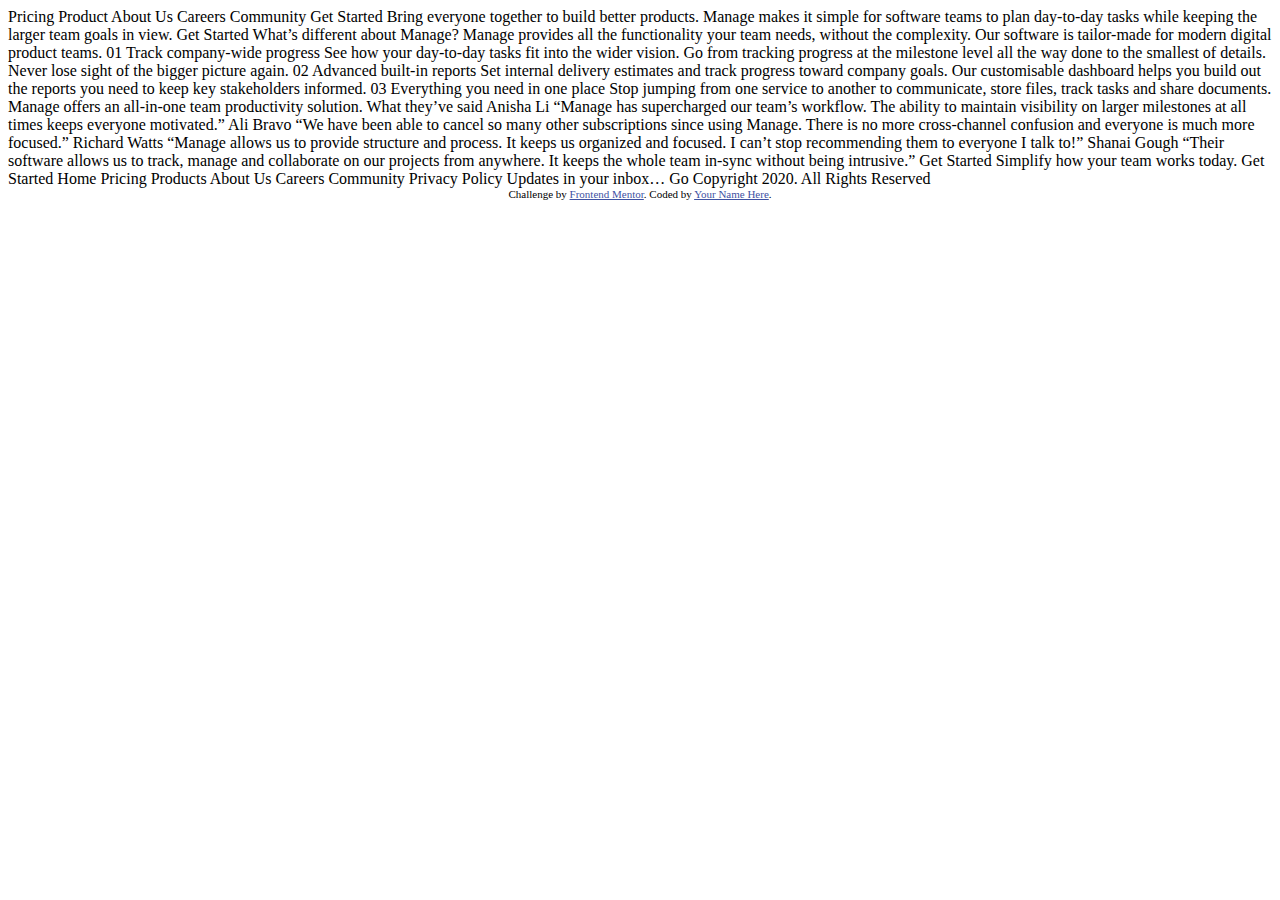
<file: index.html>
<!DOCTYPE html>
<html lang="en">
<head>
  <meta charset="UTF-8">
  <meta name="viewport" content="width=device-width, initial-scale=1.0"> <!-- displays site properly based on user's device -->

  <link rel="icon" type="image/png" sizes="32x32" href="./images/favicon-32x32.png">
  
  <title>Frontend Mentor | Manage landing page</title>

  <!-- Feel free to remove these styles or customise in your own stylesheet 👍 -->
  <style>
    .attribution { font-size: 11px; text-align: center; }
    .attribution a { color: hsl(228, 45%, 44%); }
  </style>
</head>
<body>

  Pricing
  Product
  About Us
  Careers
  Community

  Get Started

  Bring everyone together to build better products.

  Manage makes it simple for software teams to plan day-to-day 
  tasks while keeping the larger team goals in view.

  Get Started

  What’s different about Manage?

  Manage provides all the functionality your team needs, without 
  the complexity. Our software is tailor-made for modern digital 
  product teams. 

  01
  Track company-wide progress
  See how your day-to-day tasks fit into the wider vision. Go from 
  tracking progress at the milestone level all the way done to the 
  smallest of details. Never lose sight of the bigger picture again.

  02
  Advanced built-in reports
  Set internal delivery estimates and track progress toward company 
  goals. Our customisable dashboard helps you build out the reports 
  you need to keep key stakeholders informed.

  03
Everything you need in one place
  Stop jumping from one service to another to communicate, store files, 
  track tasks and share documents. Manage offers an all-in-one team 
  productivity solution.  

  What they’ve said

  Anisha Li
  “Manage has supercharged our team’s workflow. The ability to maintain 
  visibility on larger milestones at all times keeps everyone motivated.”

  Ali Bravo
  “We have been able to cancel so many other subscriptions since using 
  Manage. There is no more cross-channel confusion and everyone is much 
  more focused.”

  Richard Watts
  “Manage allows us to provide structure and process. It keeps us organized 
  and focused. I can’t stop recommending them to everyone I talk to!”

  Shanai Gough
  “Their software allows us to track, manage and collaborate on our projects 
  from anywhere. It keeps the whole team in-sync without being intrusive.”

  Get Started

  Simplify how your team works today.
  Get Started

  Home
  Pricing
  Products
  About Us
  Careers
  Community
  Privacy Policy

  Updates in your inbox…
  Go

  Copyright 2020. All Rights Reserved

  
  <div class="attribution">
    Challenge by <a href="https://www.frontendmentor.io?ref=challenge" target="_blank">Frontend Mentor</a>. 
    Coded by <a href="#">Your Name Here</a>.
  </div>
</body>
</html>
</file>
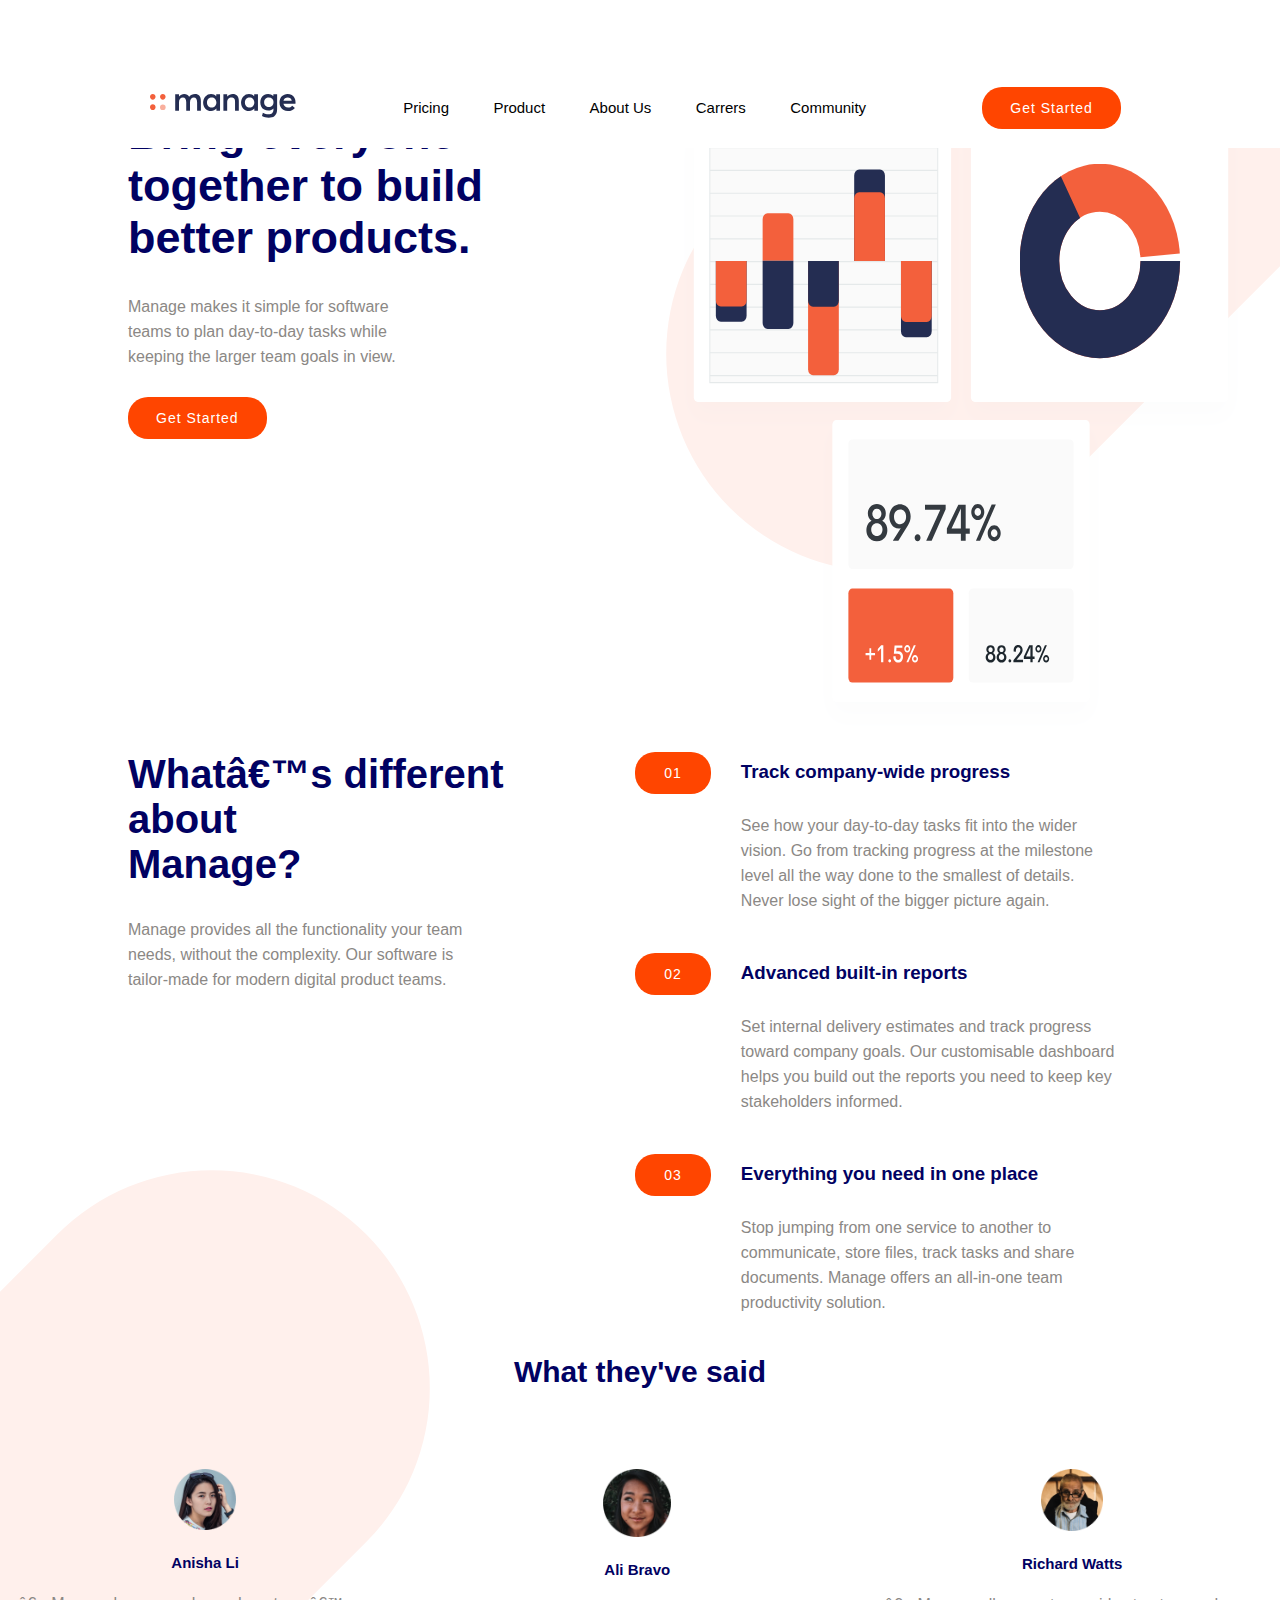
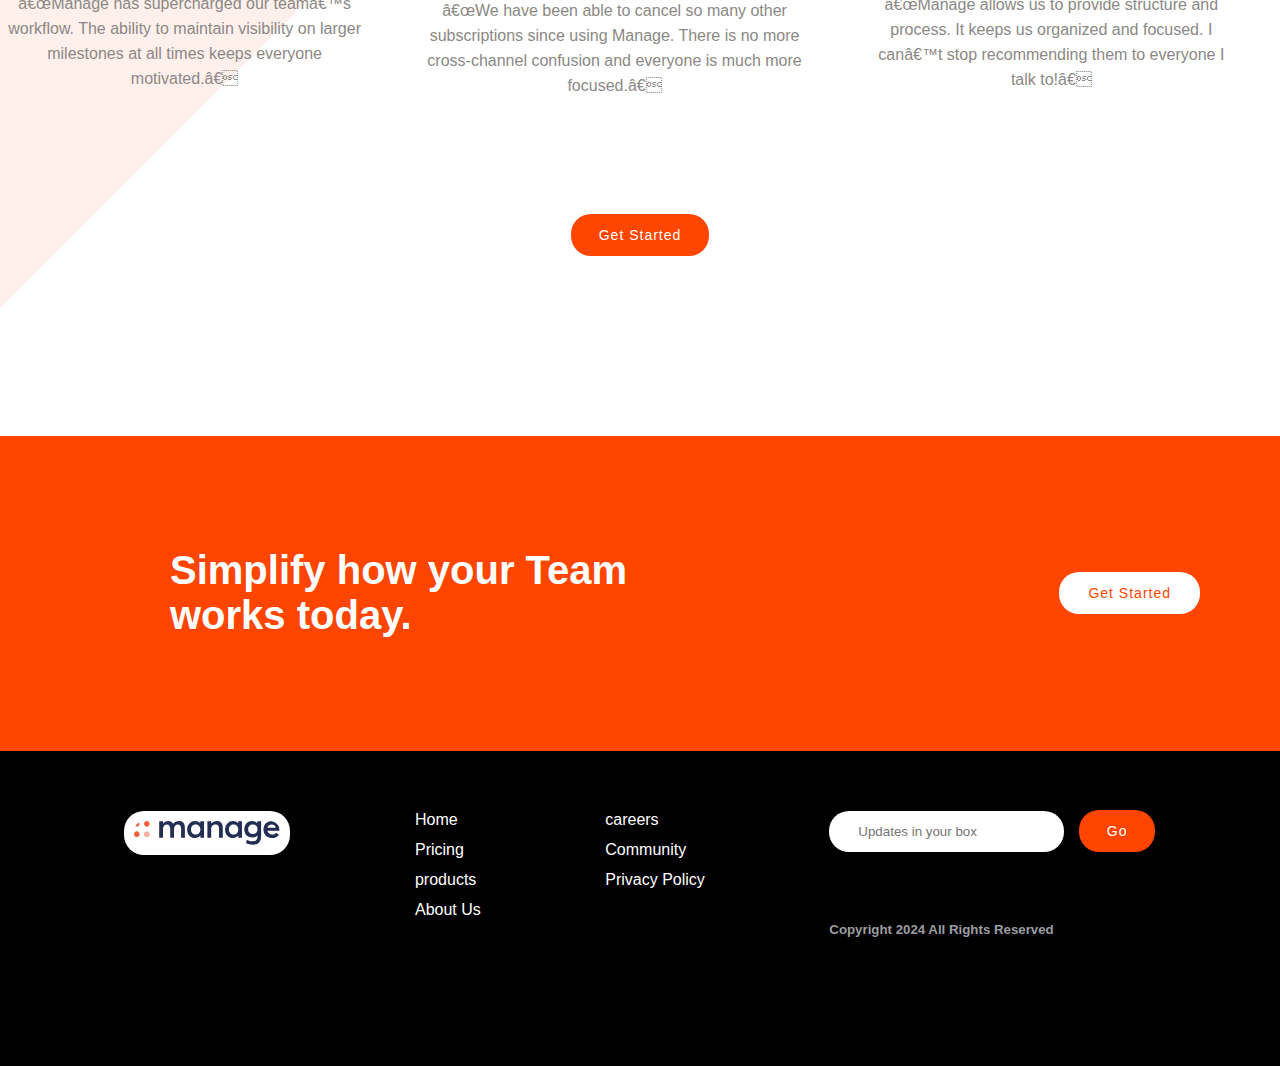
<file: page.html>
<!DOCTYPE html>
<html>
    <head>
        <meta name="UTF-8">
        <meta charset="viewport" content="width=device-width, initial-scale=1.0">
        <link rel="stylesheet" type="text/css" href="page.css">
        <link rel="stylesheet" href="./css/font-awesome.min.css">
        <title>Landing page</title>
    </head>
    
    <body>
        <header class="header">
            
            <a href="#" class="logo"><img src="./images/logo.svg"></a>

            <nav class="nav-bar">
                <a href="#">Pricing</a>
                <a href="#">product</a>
                <a href="#">About Us</a>
                <a href="#">Carrers</a>
                <a href="#">Community</a>
            </nav>
                <!-- <div class="icon">
                    <i class="fa fa-bars"></i>
                </div> -->
            
            <div class="btn-container">
                <a href="#" class="btn">Get Started</a>
            </div>    
        
        </header>

        <section class="first-section">
            <div class="part-1">

                <h1>  Bring everyone<br>
                      together to build<br> 
                      better products.
                </h1>

                <p>
                    Manage makes it simple for software teams to plan day-to-day 
                    tasks while keeping the larger team goals in view.
                </p>
                <a href="#" class="btn">Get Started</a>
            </div>
            <div class="part-2">
                <img src="./images/illustration-intro.svg" style="width: 120%; height: 70vh;">
            </div>

            <div class="pattern"><img src="./images/bg-tablet-pattern.svg"></div>
        </section>

        <section class="second-section">
            <div class="sec-1">

                <h1>  
                    What’s different about <br> Manage?
                </h1>

                <p>
                    Manage provides all the functionality your team needs, without 
                    the complexity. Our software is tailor-made for modern digital 
                    product teams. 
                </p>

            </div>

            <div class="sec-2">
                <div class="con-1">
                    <a href="#" class="btn-1">01</a>
                    <div class="box-1">
                        <h3>Track company-wide progress</h3>
                        <p>
                            See how your day-to-day tasks fit into the wider vision. Go from 
                            tracking progress at the milestone level all the way done to the 
                            smallest of details. Never lose sight of the bigger picture again.
                        </p>
                    </div>
                </div>

                <div class="con-2">
                    <a href="#" class="btn-2">02</a>
                    <div class="box-2">
                        <h3>Advanced built-in reports</h3>
                        <p>
                            Set internal delivery estimates and track progress toward company 
                            goals. Our customisable dashboard helps you build out the reports 
                            you need to keep key stakeholders informed.
                        </p> 
                    </div>
                </div>

                <div class="con-3">
                    <a href="#" class="btn-3">03</a>
                    <div class="box-3">
                        <h3>Everything you need in one place</h3>
                        <p>
                            Stop jumping from one service to another to communicate, store files, 
                            track tasks and share documents. Manage offers an all-in-one team 
                            productivity solution.
                        </p>
                    </div>
                </div>
            </div>
            <div class="pattern-2"><img src="./images/bg-tablet-pattern.svg"></div>
        </section>

        <section class="third-section">
            <h1>What they've said</h1>
            <div class="holder-1">
                <div class="bar-1">
                    <a href="#" class="img"><img src="./images/avatar-anisha.png"><h5>Anisha Li</h5></a>
                    <p>“Manage has supercharged our team’s workflow. The ability to maintain 
                        visibility on larger milestones at all times keeps everyone motivated.”</p>
                </div>
                <div class="bar-1">
                    <a href="#" class="img"><img src="./images/avatar-ali.png"><h5>Ali Bravo</h5></a>
                    <p>“We have been able to cancel so many other subscriptions since using 
                        Manage. There is no more cross-channel confusion and everyone is much 
                        more focused.”
                    </p>
                </div>
                <div class="bar-1">
                    <a href="#" class="img"><img src="./images/avatar-richard.png"><h5>Richard Watts</h5></a>
                    <p>“Manage allows us to provide structure and process. It keeps us organized 
                        and focused. I can’t stop recommending them to everyone I talk to!”
                    </p>
                </div>
            </div>
            <a href="#" class="btn">Get Started</a>

        </section>

        <section class="fourth-section">
            <h2>Simplify how your Team<br>works today.</h2>
            <div class="footer-btn">
                <a href="#" class="btn-4">Get Started</a>
            </div>
        </section>

        <footer>
            <div class="hold">
                <a href="#" class="logo"><img src="./images/logo.svg"></a>

            </div>
            <nav class="nav-bar-footer-1">
                <ul>
                    <li><a href="#">Home</a></li>
                    <li><a href="#">Pricing</a></li>
                    <li><a href="#">products</a></li>
                    <li><a href="#">About Us</a></li>
                </ul>
                
            </nav>
            <ul>
                <li><a href="#">careers</a></li>
                <li><a href="#">Community</a></li>
                <li><a href="#">Privacy Policy</a></li>
            </ul>
            <form>
                <input type="text" name="text" placeholder="Updates in your box">
                    <a href="#" class="btn">Go</a>
                
                <h5>Copyright 2024 All Rights Reserved</h5>
            </form>
        </footer>
    </body>
</html>
</file>
<file: page.css>
*{
    margin: 0px;
    padding: 0px;
    font-family: sans-serif;
    box-sizing: border-box;
    text-decoration: none;
}
.header{
    display: flex;
    justify-content: space-between;
    align-items: center;
    padding: 10px 150px 0px;
    width: 100%;
    z-index: 100;
    height: 10vh;
    position: fixed;
    background: white;
}
.nav-bar a{
    font-size: 15px;
    margin: 0 20px;
    color: black;
    text-transform: capitalize;
}
.nav-bar a:hover{
    color: rgb(81, 24, 3);
}
.btn{
    padding: 13px 28px;
    background-color: orangered;
    color: white;
    border-radius: 20px;
    font-size: 14px;
    font-weight: 500;
    letter-spacing: 1px;
}
.btn:hover{
    background: transparent;
    color: orangered;
    transition: .5s;
    border: 0.0005rem solid orangered;
}
.btn-container{
    width: 16%;
    height: auto;
    display: flex;
    justify-content: center;
}
.first-section{
    display: flex;
    margin-top: 4.5%;
    position: relative;
    overflow-x: hidden;
    overflow-y: hidden;
    padding-top: 50px;
}
.first-section .part-1{
    margin-left: 10%;
 
}
.first-section .part-1 h1{
    font-size: 45px;
    font-weight: 600;
    color: rgb(1, 1, 98);
}
.first-section .part-1 p{
    max-width: 50%;
    margin: 30px 0px 40px;
    line-height: 25px;
    color: rgb(139, 136, 133);
}
.first-section .part-2{
    margin-right: 10%;
}
.pattern{
    position: absolute;
    z-index: -2;
    top: -300px;
    right: -200px;
}
.second-section{
    /* display: flex; */
    width: 100%;
    padding-left: 10%;
    display: flex;
    margin-top: 10px;

}
.second-section .sec-1 h1{
    font-size: 40px;
    font-weight: 600;
    color: rgb(1, 1, 98);
}
.second-section .sec-1 p{
    max-width: 80%;
    margin: 30px 0px 40px;
    line-height: 25px;
    color: rgb(139, 136, 133);
}
.second-section .sec-2 .con-1{
    display: flex;
    align-items: baseline;
    padding-left: 50px;
}
.second-section .sec-2 .con-1 .btn-1{
    padding: 13px 29px;
    background-color: orangered;
    color: white;
    border-radius: 20px;
    font-size: 14px;
    font-weight: 500;
    letter-spacing: 1px;
    margin-right: 30px;
}
.second-section .sec-2 .con-1 .box-1 h3{
    color: rgb(1, 1, 98);
}
.second-section .sec-2 .con-1 .box-1 p{
    line-height: 25px;
    color: rgb(139, 136, 133);
    max-width: 70%;
    margin: 30px 0px 40px;
}

.second-section .sec-2 .con-2{
    display: flex;
    align-items: baseline;
    padding-left: 50px;
}
.second-section .sec-2 .con-2 .btn-2{
    padding: 13px 29px;
    background-color: orangered;
    color: white;
    border-radius: 20px;
    font-size: 14px;
    font-weight: 500;
    letter-spacing: 1px;
    margin-right: 30px;
}
.second-section .sec-2 .con-2 .box-2 h3{
    color: rgb(1, 1, 98);
}
.second-section .sec-2 .con-2 .box-2 p{
    line-height: 25px;
    color: rgb(139, 136, 133);
    max-width: 70%;
    margin: 30px 0px 40px;
}

.second-section .sec-2 .con-3{
    display: flex;
    align-items: baseline;
    padding-left: 50px;
}
.second-section .sec-2 .con-3 .btn-3{
    padding: 13px 29px;
    background-color: orangered;
    color: white;
    border-radius: 20px;
    font-size: 14px;
    font-weight: 500;
    letter-spacing: 1px;
    margin-right: 30px;
}
.second-section .sec-2 .con-3 .box-3 h3{
    color: rgb(1, 1, 98);
}
.second-section .sec-2 .con-3 .box-3 p{
    line-height: 25px;
    color: rgb(139, 136, 133);
    max-width: 70%;
    margin: 30px 0px 40px;
}
.pattern-2{
    position: absolute;
    z-index: -1;
    top: 130%;
    left: -30%;
}
.third-section{
    text-align: center;   
}
.third-section h1{
    font-size: 30px;
    font-weight: 600;
    color: rgb(1, 1, 98);
}
.third-section .holder-1{
    display: flex;
    justify-content: space-between;
    margin-top: 80px;
    margin-bottom: 10%;
}
.third-section .holder-1 .bar-1{
    align-items: center;
    text-align: center;
}
.holder-1 .bar-1 img{
    width: 15%;
    margin-bottom: 20px;
}
.holder-1 .bar-1 h5{
    font-weight: 600;
    color: rgb(1, 1, 98);
    font-size: 15px;
    margin-bottom: 20px;
}
.holder-1 .bar-1 p{
    max-width: 90%;
    text-align: center;
    line-height: 25px;
    color: rgb(139, 136, 133);
} 

.fourth-section{
    width: 100%;
    height: 35vh;
    background-color: orangered;
    display: flex;
    justify-content: space-between;
    margin-top: 15%;
    padding: 80px;
    align-items: center;
}
.fourth-section h2{
    margin-left: 90px;
    font-size: 40px;
    color: white;
}
.fourth-section .btn-4{
    background-color: white;
    color: orangered;
    border-radius: 20px;
    font-size: 14px;
    font-weight: 500;
    letter-spacing: 1px;
    padding: 13px 29px;
}
.fourth-section .btn-4:hover{
    background: transparent;
    color: white;
    transition: .5s;
    border: 1px solid white;
}
footer{
    width: 100%;
    height: 35vh;
    display: flex;
    justify-content: space-evenly;
    padding-top: 60px;
    background: black;

}
footer .hold img{
    background: white;
    padding: 10px;
    border-radius: 20px;
}
footer .nav-bar-footer-1 ul li{
    list-style-type: none;
    margin-bottom: 12px;
   
}
footer ul li{
    list-style-type: none;
    margin-bottom: 12px;
    
}
footer ul li a{
    color: white;
}
form input{
    padding: 13px 29px;
    margin-right: 10px;
    border-radius: 20px;
    border: none;
}
form h5{
    color: rgb(155, 158, 161);
    margin-top: 70px;
}



@media screen and (max-width:820px) {
    nav .nav-bar ul{
        display:none;

    }
    nav{
        justify-content: space-between;
        padding-left: 10px;
        padding-right: 10px;
    }
    nav  button{
        display: none;
    }
    .icon{
        display: block;
    }
}
</file>
